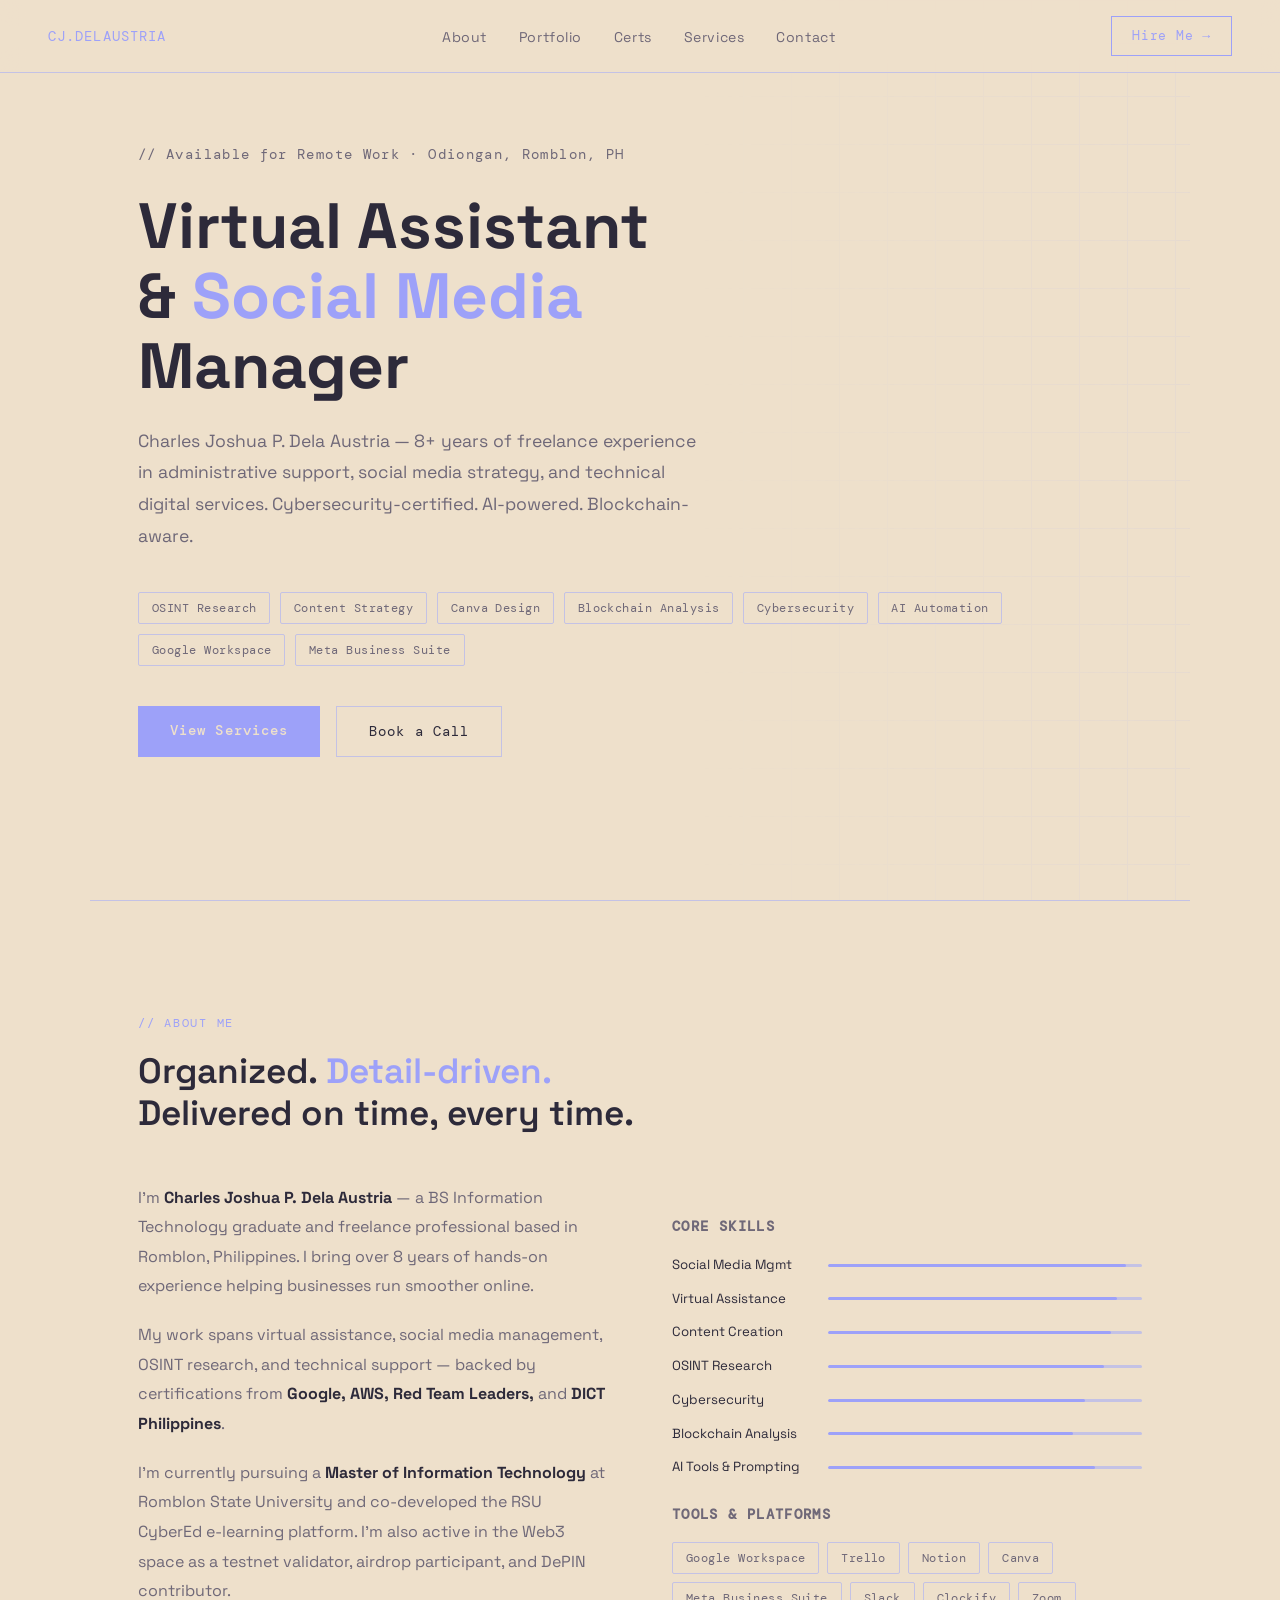
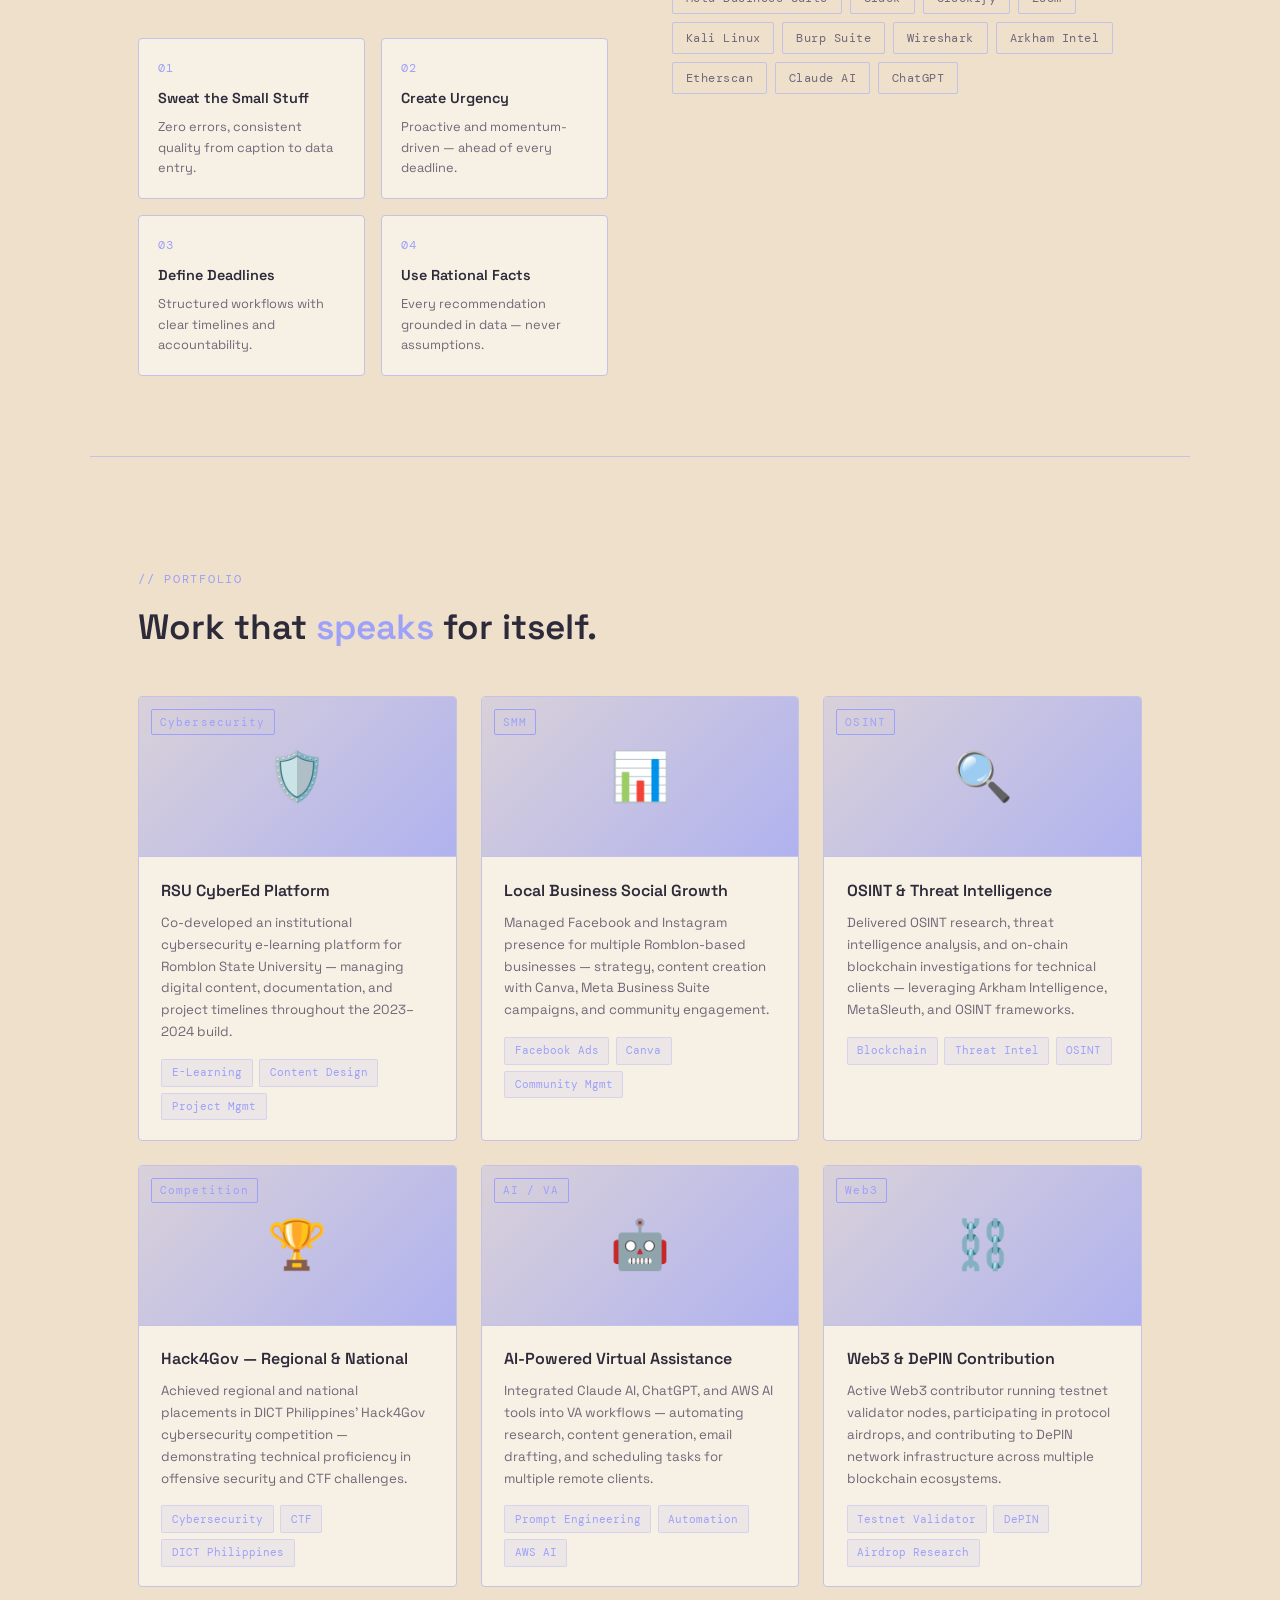
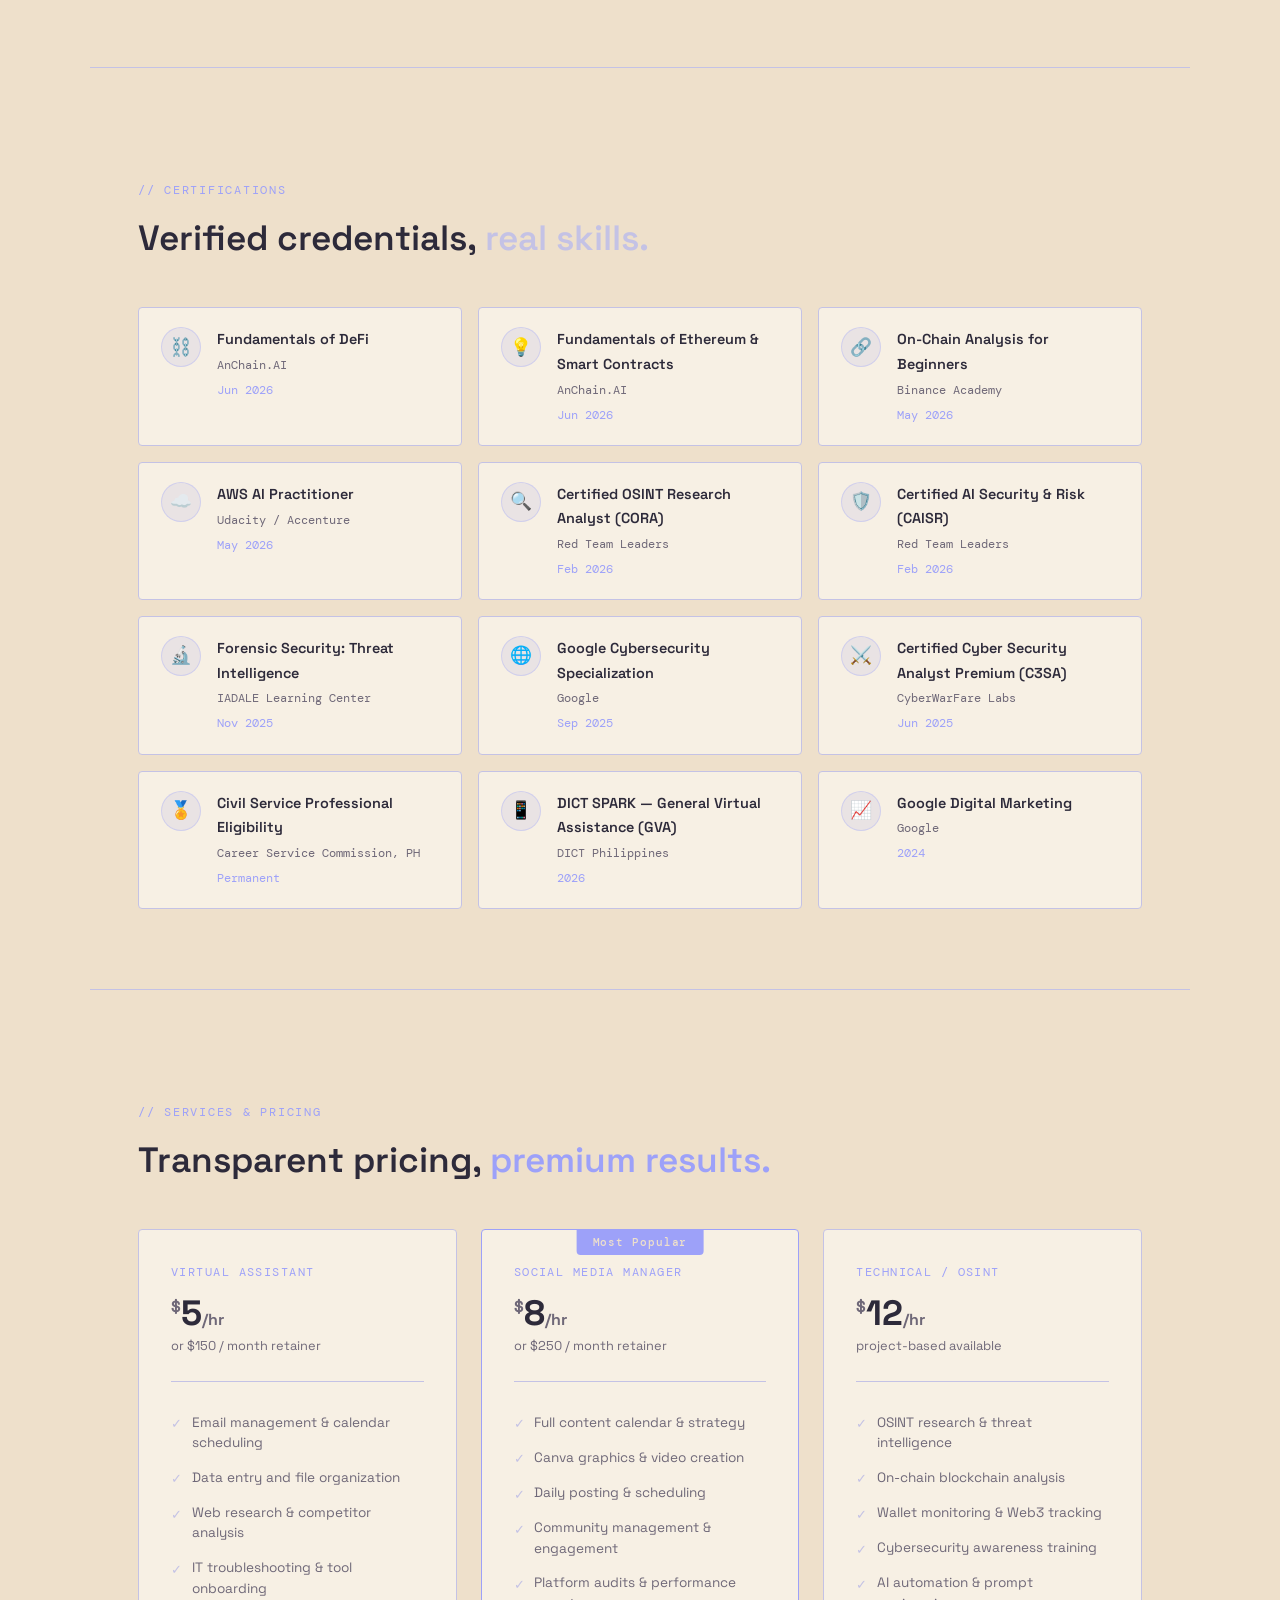
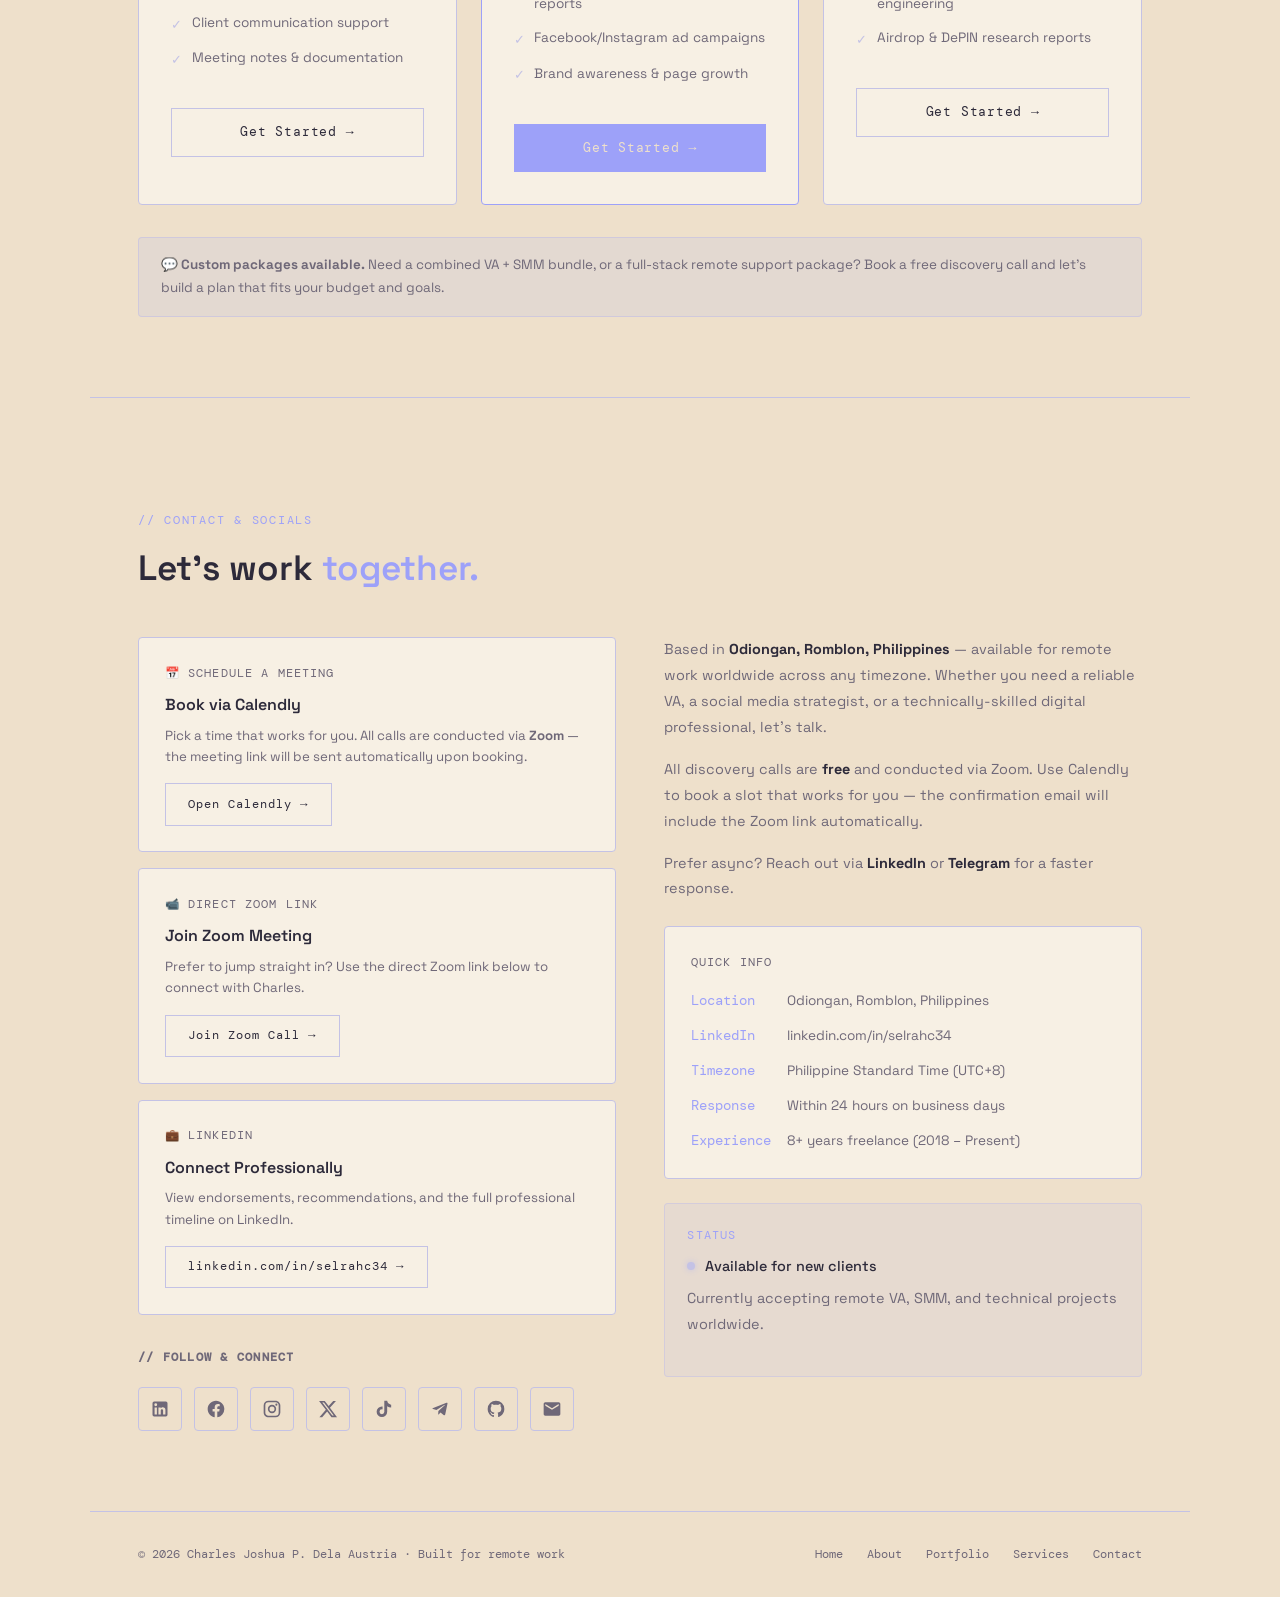
<file: index.html>
<!DOCTYPE html>
<html lang="en">
<head>
  <meta charset="UTF-8" />
  <meta name="viewport" content="width=device-width, initial-scale=1.0" />
  <title>Charles Joshua P. Dela Austria | VA & SMM Specialist</title>
  <link rel="preconnect" href="https://fonts.googleapis.com" />
  <link rel="preconnect" href="https://fonts.gstatic.com" crossorigin />
  <link href="https://fonts.googleapis.com/css2?family=Space+Grotesk:wght@300;400;500;600;700&family=DM+Mono:wght@400;500&display=swap" rel="stylesheet" />
  <link rel="stylesheet" href="assets/css/styles.css" />
</head>
<body>
<nav>
  <a class="nav-logo" href="#home">CJ.DELAUSTRIA</a>
  <ul class="nav-links">
    <li><a href="#about">About</a></li>
    <li><a href="#portfolio">Portfolio</a></li>
    <li><a href="#certificates">Certs</a></li>
    <li><a href="#services">Services</a></li>
    <li><a href="#contact">Contact</a></li>
  </ul>
  <a class="nav-cta" href="#contact">Hire Me →</a>
</nav>
<!-- Section source: sections/home/section.html -->
<section id="home">
  <div class="hero-grid-bg" aria-hidden="true"></div>
  <div>
    <p class="hero-eyebrow">// Available for Remote Work · Odiongan, Romblon, PH</p>
    <h1 class="hero-title">
      Virtual Assistant<br />
      &amp; <span class="accent">Social Media</span><br />
      Manager
    </h1>
    <p class="hero-sub">
      Charles Joshua P. Dela Austria — 8+ years of freelance experience in administrative support, social media strategy, and technical digital services. Cybersecurity-certified. AI-powered. Blockchain-aware.
    </p>
    <div class="hero-tags">
      <span class="tag">OSINT Research</span>
      <span class="tag">Content Strategy</span>
      <span class="tag">Canva Design</span>
      <span class="tag">Blockchain Analysis</span>
      <span class="tag">Cybersecurity</span>
      <span class="tag">AI Automation</span>
      <span class="tag">Google Workspace</span>
      <span class="tag">Meta Business Suite</span>
    </div>
    <div class="hero-actions">
      <a class="btn-primary" href="#services">View Services</a>
      <a class="btn-outline" href="#contact">Book a Call</a>
    </div>
  </div>
</section>
<hr class="section-divider" />
<!-- Section source: sections/about/section.html -->
<section id="about">
  <p class="section-label">// About Me</p>
  <h2>Organized. <span class="accent">Detail-driven.</span><br />Delivered on time, every time.</h2>

  <div class="about-grid">
    <div class="about-text">
      <p>
        I'm <strong>Charles Joshua P. Dela Austria</strong> — a BS Information Technology graduate and freelance professional based in Romblon, Philippines. I bring over 8 years of hands-on experience helping businesses run smoother online.
      </p>
      <p>
        My work spans virtual assistance, social media management, OSINT research, and technical support — backed by certifications from <strong>Google, AWS, Red Team Leaders,</strong> and <strong>DICT Philippines</strong>.
      </p>
      <p>
        I'm currently pursuing a <strong>Master of Information Technology</strong> at Romblon State University and co-developed the RSU CyberEd e-learning platform. I'm also active in the Web3 space as a testnet validator, airdrop participant, and DePIN contributor.
      </p>

      <div class="pillars">
        <div class="pillar-card">
          <div class="pillar-num">01</div>
          <h4>Sweat the Small Stuff</h4>
          <p>Zero errors, consistent quality from caption to data entry.</p>
        </div>
        <div class="pillar-card">
          <div class="pillar-num">02</div>
          <h4>Create Urgency</h4>
          <p>Proactive and momentum-driven — ahead of every deadline.</p>
        </div>
        <div class="pillar-card">
          <div class="pillar-num">03</div>
          <h4>Define Deadlines</h4>
          <p>Structured workflows with clear timelines and accountability.</p>
        </div>
        <div class="pillar-card">
          <div class="pillar-num">04</div>
          <h4>Use Rational Facts</h4>
          <p>Every recommendation grounded in data — never assumptions.</p>
        </div>
      </div>
    </div>

    <div>
      <div class="skills-block">
        <h3>Core Skills</h3>
        <div class="skill-row">
          <div class="skill-item">
            <span class="skill-name">Social Media Mgmt</span>
            <div class="skill-bar"><div class="skill-fill skill-95"></div></div>
          </div>
          <div class="skill-item">
            <span class="skill-name">Virtual Assistance</span>
            <div class="skill-bar"><div class="skill-fill skill-92"></div></div>
          </div>
          <div class="skill-item">
            <span class="skill-name">Content Creation</span>
            <div class="skill-bar"><div class="skill-fill skill-90"></div></div>
          </div>
          <div class="skill-item">
            <span class="skill-name">OSINT Research</span>
            <div class="skill-bar"><div class="skill-fill skill-88"></div></div>
          </div>
          <div class="skill-item">
            <span class="skill-name">Cybersecurity</span>
            <div class="skill-bar"><div class="skill-fill skill-82"></div></div>
          </div>
          <div class="skill-item">
            <span class="skill-name">Blockchain Analysis</span>
            <div class="skill-bar"><div class="skill-fill skill-78"></div></div>
          </div>
          <div class="skill-item">
            <span class="skill-name">AI Tools & Prompting</span>
            <div class="skill-bar"><div class="skill-fill skill-85"></div></div>
          </div>
        </div>

        <h3 class="tools-title">Tools & Platforms</h3>
        <div class="tools-list">
          <span class="tag">Google Workspace</span><span class="tag">Trello</span><span class="tag">Notion</span>
          <span class="tag">Canva</span><span class="tag">Meta Business Suite</span><span class="tag">Slack</span>
          <span class="tag">Clockify</span><span class="tag">Zoom</span><span class="tag">Kali Linux</span>
          <span class="tag">Burp Suite</span><span class="tag">Wireshark</span><span class="tag">Arkham Intel</span>
          <span class="tag">Etherscan</span><span class="tag">Claude AI</span><span class="tag">ChatGPT</span>
        </div>
      </div>
    </div>
  </div>
</section>
<hr class="section-divider" />
<!-- Section source: sections/portfolio/section.html -->
<section id="portfolio">
  <p class="section-label">// Portfolio</p>
  <h2>Work that <span class="accent">speaks</span> for itself.</h2>

  <div class="portfolio-grid">
    <div class="portfolio-card">
      <div class="portfolio-thumb portfolio-thumb-gradient">
        <span class="portfolio-icon">🛡️</span>
        <span class="portfolio-thumb-label">Cybersecurity</span>
      </div>
      <div class="portfolio-body">
        <h3>RSU CyberEd Platform</h3>
        <p>Co-developed an institutional cybersecurity e-learning platform for Romblon State University — managing digital content, documentation, and project timelines throughout the 2023–2024 build.</p>
        <div class="portfolio-tags">
          <span class="portfolio-tag">E-Learning</span>
          <span class="portfolio-tag">Content Design</span>
          <span class="portfolio-tag">Project Mgmt</span>
        </div>
      </div>
    </div>

    <div class="portfolio-card">
      <div class="portfolio-thumb portfolio-thumb-gradient">
        <span class="portfolio-icon">📊</span>
        <span class="portfolio-thumb-label">SMM</span>
      </div>
      <div class="portfolio-body">
        <h3>Local Business Social Growth</h3>
        <p>Managed Facebook and Instagram presence for multiple Romblon-based businesses — strategy, content creation with Canva, Meta Business Suite campaigns, and community engagement.</p>
        <div class="portfolio-tags">
          <span class="portfolio-tag">Facebook Ads</span>
          <span class="portfolio-tag">Canva</span>
          <span class="portfolio-tag">Community Mgmt</span>
        </div>
      </div>
    </div>

    <div class="portfolio-card">
      <div class="portfolio-thumb portfolio-thumb-gradient">
        <span class="portfolio-icon">🔍</span>
        <span class="portfolio-thumb-label">OSINT</span>
      </div>
      <div class="portfolio-body">
        <h3>OSINT & Threat Intelligence</h3>
        <p>Delivered OSINT research, threat intelligence analysis, and on-chain blockchain investigations for technical clients — leveraging Arkham Intelligence, MetaSleuth, and OSINT frameworks.</p>
        <div class="portfolio-tags">
          <span class="portfolio-tag">Blockchain</span>
          <span class="portfolio-tag">Threat Intel</span>
          <span class="portfolio-tag">OSINT</span>
        </div>
      </div>
    </div>

    <div class="portfolio-card">
      <div class="portfolio-thumb portfolio-thumb-gradient">
        <span class="portfolio-icon">🏆</span>
        <span class="portfolio-thumb-label">Competition</span>
      </div>
      <div class="portfolio-body">
        <h3>Hack4Gov — Regional &amp; National</h3>
        <p>Achieved regional and national placements in DICT Philippines' Hack4Gov cybersecurity competition — demonstrating technical proficiency in offensive security and CTF challenges.</p>
        <div class="portfolio-tags">
          <span class="portfolio-tag">Cybersecurity</span>
          <span class="portfolio-tag">CTF</span>
          <span class="portfolio-tag">DICT Philippines</span>
        </div>
      </div>
    </div>

    <div class="portfolio-card">
      <div class="portfolio-thumb portfolio-thumb-gradient">
        <span class="portfolio-icon">🤖</span>
        <span class="portfolio-thumb-label">AI / VA</span>
      </div>
      <div class="portfolio-body">
        <h3>AI-Powered Virtual Assistance</h3>
        <p>Integrated Claude AI, ChatGPT, and AWS AI tools into VA workflows — automating research, content generation, email drafting, and scheduling tasks for multiple remote clients.</p>
        <div class="portfolio-tags">
          <span class="portfolio-tag">Prompt Engineering</span>
          <span class="portfolio-tag">Automation</span>
          <span class="portfolio-tag">AWS AI</span>
        </div>
      </div>
    </div>

    <div class="portfolio-card">
      <div class="portfolio-thumb portfolio-thumb-gradient">
        <span class="portfolio-icon">⛓️</span>
        <span class="portfolio-thumb-label">Web3</span>
      </div>
      <div class="portfolio-body">
        <h3>Web3 &amp; DePIN Contribution</h3>
        <p>Active Web3 contributor running testnet validator nodes, participating in protocol airdrops, and contributing to DePIN network infrastructure across multiple blockchain ecosystems.</p>
        <div class="portfolio-tags">
          <span class="portfolio-tag">Testnet Validator</span>
          <span class="portfolio-tag">DePIN</span>
          <span class="portfolio-tag">Airdrop Research</span>
        </div>
      </div>
    </div>
  </div>
</section>
<hr class="section-divider" />
<!-- Section source: sections/certificates/section.html -->
<section id="certificates">
  <p class="section-label">// Certifications</p>
  <h2>Verified credentials, <span class="accent-lime">real skills.</span></h2>

  <div class="cert-grid">
    <div class="cert-card">
      <div class="cert-icon">⛓️</div>
      <div class="cert-info">
        <h4>Fundamentals of DeFi</h4>
        <div class="cert-issuer">AnChain.AI</div>
        <div class="cert-date">Jun 2026</div>
      </div>
    </div>
    <div class="cert-card">
      <div class="cert-icon">💡</div>
      <div class="cert-info">
        <h4>Fundamentals of Ethereum &amp; Smart Contracts</h4>
        <div class="cert-issuer">AnChain.AI</div>
        <div class="cert-date">Jun 2026</div>
      </div>
    </div>
    <div class="cert-card">
      <div class="cert-icon">🔗</div>
      <div class="cert-info">
        <h4>On-Chain Analysis for Beginners</h4>
        <div class="cert-issuer">Binance Academy</div>
        <div class="cert-date">May 2026</div>
      </div>
    </div>
    <div class="cert-card">
      <div class="cert-icon">☁️</div>
      <div class="cert-info">
        <h4>AWS AI Practitioner</h4>
        <div class="cert-issuer">Udacity / Accenture</div>
        <div class="cert-date">May 2026</div>
      </div>
    </div>
    <div class="cert-card">
      <div class="cert-icon">🔍</div>
      <div class="cert-info">
        <h4>Certified OSINT Research Analyst (CORA)</h4>
        <div class="cert-issuer">Red Team Leaders</div>
        <div class="cert-date">Feb 2026</div>
      </div>
    </div>
    <div class="cert-card">
      <div class="cert-icon">🛡️</div>
      <div class="cert-info">
        <h4>Certified AI Security &amp; Risk (CAISR)</h4>
        <div class="cert-issuer">Red Team Leaders</div>
        <div class="cert-date">Feb 2026</div>
      </div>
    </div>
    <div class="cert-card">
      <div class="cert-icon">🔬</div>
      <div class="cert-info">
        <h4>Forensic Security: Threat Intelligence</h4>
        <div class="cert-issuer">IADALE Learning Center</div>
        <div class="cert-date">Nov 2025</div>
      </div>
    </div>
    <div class="cert-card">
      <div class="cert-icon">🌐</div>
      <div class="cert-info">
        <h4>Google Cybersecurity Specialization</h4>
        <div class="cert-issuer">Google</div>
        <div class="cert-date">Sep 2025</div>
      </div>
    </div>
    <div class="cert-card">
      <div class="cert-icon">⚔️</div>
      <div class="cert-info">
        <h4>Certified Cyber Security Analyst Premium (C3SA)</h4>
        <div class="cert-issuer">CyberWarFare Labs</div>
        <div class="cert-date">Jun 2025</div>
      </div>
    </div>
    <div class="cert-card">
      <div class="cert-icon">🏅</div>
      <div class="cert-info">
        <h4>Civil Service Professional Eligibility</h4>
        <div class="cert-issuer">Career Service Commission, PH</div>
        <div class="cert-date">Permanent</div>
      </div>
    </div>
    <div class="cert-card">
      <div class="cert-icon">📱</div>
      <div class="cert-info">
        <h4>DICT SPARK — General Virtual Assistance (GVA)</h4>
        <div class="cert-issuer">DICT Philippines</div>
        <div class="cert-date">2026</div>
      </div>
    </div>
    <div class="cert-card">
      <div class="cert-icon">📈</div>
      <div class="cert-info">
        <h4>Google Digital Marketing</h4>
        <div class="cert-issuer">Google</div>
        <div class="cert-date">2024</div>
      </div>
    </div>
  </div>
</section>
<hr class="section-divider" />
<!-- Section source: sections/services/section.html -->
<section id="services">
  <p class="section-label">// Services &amp; Pricing</p>
  <h2>Transparent pricing, <span class="accent">premium results.</span></h2>

  <div class="pricing-grid">
    <div class="pricing-card">
      <div class="pricing-tier">Virtual Assistant</div>
      <div class="pricing-price"><sup>$</sup>5<span class="pricing-unit">/hr</span></div>
      <div class="pricing-period">or $150 / month retainer</div>
      <hr class="pricing-divider" />
      <ul class="pricing-features">
        <li>Email management &amp; calendar scheduling</li>
        <li>Data entry and file organization</li>
        <li>Web research &amp; competitor analysis</li>
        <li>IT troubleshooting &amp; tool onboarding</li>
        <li>Client communication support</li>
        <li>Meeting notes &amp; documentation</li>
      </ul>
      <a class="pricing-cta" href="#contact">Get Started →</a>
    </div>

    <div class="pricing-card featured">
      <div class="pricing-tier">Social Media Manager</div>
      <div class="pricing-price"><sup>$</sup>8<span class="pricing-unit">/hr</span></div>
      <div class="pricing-period">or $250 / month retainer</div>
      <hr class="pricing-divider" />
      <ul class="pricing-features">
        <li>Full content calendar &amp; strategy</li>
        <li>Canva graphics &amp; video creation</li>
        <li>Daily posting &amp; scheduling</li>
        <li>Community management &amp; engagement</li>
        <li>Platform audits &amp; performance reports</li>
        <li>Facebook/Instagram ad campaigns</li>
        <li>Brand awareness &amp; page growth</li>
      </ul>
      <a class="pricing-cta" href="#contact">Get Started →</a>
    </div>

    <div class="pricing-card">
      <div class="pricing-tier">Technical / OSINT</div>
      <div class="pricing-price"><sup>$</sup>12<span class="pricing-unit">/hr</span></div>
      <div class="pricing-period">project-based available</div>
      <hr class="pricing-divider" />
      <ul class="pricing-features">
        <li>OSINT research &amp; threat intelligence</li>
        <li>On-chain blockchain analysis</li>
        <li>Wallet monitoring &amp; Web3 tracking</li>
        <li>Cybersecurity awareness training</li>
        <li>AI automation &amp; prompt engineering</li>
        <li>Airdrop &amp; DePIN research reports</li>
      </ul>
      <a class="pricing-cta" href="#contact">Get Started →</a>
    </div>
  </div>

  <div class="note-box">
    💬 <strong>Custom packages available.</strong> Need a combined VA + SMM bundle, or a full-stack remote support package? Book a free discovery call and let's build a plan that fits your budget and goals.
  </div>
</section>
<hr class="section-divider" />
<!-- Section source: sections/contact/section.html -->
<section id="contact">
  <p class="section-label">// Contact &amp; Socials</p>
  <h2>Let's work <span class="accent">together.</span></h2>

  <div class="contact-grid">
    <div>
      <div class="contact-card">
        <div class="contact-card-label">📅 Schedule a Meeting</div>
        <h3>Book via Calendly</h3>
        <p>Pick a time that works for you. All calls are conducted via <strong>Zoom</strong> — the meeting link will be sent automatically upon booking.</p>
        <a class="btn-outline" href="https://calendly.com/charlesjoshua-delaustria" target="_blank" rel="noopener">Open Calendly →</a>
      </div>

      <div class="contact-card">
        <div class="contact-card-label">📹 Direct Zoom Link</div>
        <h3>Join Zoom Meeting</h3>
        <p>Prefer to jump straight in? Use the direct Zoom link below to connect with Charles.</p>
        <a class="btn-outline" href="https://zoom.us/j/charlesjoshuadelaustria" target="_blank" rel="noopener">Join Zoom Call →</a>
      </div>

      <div class="contact-card">
        <div class="contact-card-label">💼 LinkedIn</div>
        <h3>Connect Professionally</h3>
        <p>View endorsements, recommendations, and the full professional timeline on LinkedIn.</p>
        <a class="btn-outline" href="https://linkedin.com/in/selrahc34" target="_blank" rel="noopener">linkedin.com/in/selrahc34 →</a>
      </div>

      <!-- SLIDE 8: Social Media Icons -->
      <div class="social-section">
        <h3>// Follow &amp; Connect</h3>
        <div class="social-icons">
          <a class="social-icon" href="https://linkedin.com/in/selrahc34" target="_blank" rel="noopener" title="LinkedIn" aria-label="LinkedIn">
            <svg width="20" height="20" viewBox="0 0 24 24" fill="currentColor"><path d="M19 3a2 2 0 0 1 2 2v14a2 2 0 0 1-2 2H5a2 2 0 0 1-2-2V5a2 2 0 0 1 2-2h14m-.5 15.5v-5.3a3.26 3.26 0 0 0-3.26-3.26c-.85 0-1.84.52-2.32 1.3v-1.11h-2.79v8.37h2.79v-4.93c0-.77.62-1.4 1.39-1.4a1.4 1.4 0 0 1 1.4 1.4v4.93h2.79M6.88 8.56a1.68 1.68 0 0 0 1.68-1.68c0-.93-.75-1.69-1.68-1.69a1.69 1.69 0 0 0-1.69 1.69c0 .93.76 1.68 1.69 1.68m1.39 9.94v-8.37H5.5v8.37h2.77z"/></svg>
          </a>
          <a class="social-icon" href="https://facebook.com/techycharles34" target="_blank" rel="noopener" title="Facebook" aria-label="Facebook">
            <svg width="20" height="20" viewBox="0 0 24 24" fill="currentColor"><path d="M12 2.04C6.5 2.04 2 6.53 2 12.06C2 17.06 5.66 21.21 10.44 21.96V14.96H7.9V12.06H10.44V9.85C10.44 7.34 11.93 5.96 14.22 5.96C15.31 5.96 16.45 6.15 16.45 6.15V8.62H15.19C13.95 8.62 13.56 9.39 13.56 10.18V12.06H16.34L15.89 14.96H13.56V21.96A10 10 0 0 0 22 12.06C22 6.53 17.5 2.04 12 2.04Z"/></svg>
          </a>
          <a class="social-icon" href="https://instagram.com/techycharles34" target="_blank" rel="noopener" title="Instagram" aria-label="Instagram">
            <svg width="20" height="20" viewBox="0 0 24 24" fill="currentColor"><path d="M7.8 2h8.4C19.4 2 22 4.6 22 7.8v8.4a5.8 5.8 0 0 1-5.8 5.8H7.8C4.6 22 2 19.4 2 16.2V7.8A5.8 5.8 0 0 1 7.8 2m-.2 2A3.6 3.6 0 0 0 4 7.6v8.8C4 18.39 5.61 20 7.6 20h8.8a3.6 3.6 0 0 0 3.6-3.6V7.6C20 5.61 18.39 4 16.4 4H7.6m9.65 1.5a1.25 1.25 0 0 1 1.25 1.25A1.25 1.25 0 0 1 17.25 8A1.25 1.25 0 0 1 16 6.75a1.25 1.25 0 0 1 1.25-1.25M12 7a5 5 0 0 1 5 5a5 5 0 0 1-5 5a5 5 0 0 1-5-5a5 5 0 0 1 5-5m0 2a3 3 0 0 0-3 3a3 3 0 0 0 3 3a3 3 0 0 0 3-3a3 3 0 0 0-3-3z"/></svg>
          </a>
          <a class="social-icon" href="https://twitter.com/selrahc_34" target="_blank" rel="noopener" title="Twitter / X" aria-label="Twitter X">
            <svg width="20" height="20" viewBox="0 0 24 24" fill="currentColor"><path d="M18.244 2.25h3.308l-7.227 8.26 8.502 11.24H16.17l-5.214-6.817L4.99 21.75H1.68l7.73-8.835L1.254 2.25H8.08l4.713 6.231zm-1.161 17.52h1.833L7.084 4.126H5.117z"/></svg>
          </a>
          <a class="social-icon" href="https://tiktok.com/@selrahc34" target="_blank" rel="noopener" title="TikTok" aria-label="TikTok">
            <svg width="20" height="20" viewBox="0 0 24 24" fill="currentColor"><path d="M19.59 6.69a4.83 4.83 0 0 1-3.77-4.25V2h-3.45v13.67a2.89 2.89 0 0 1-2.88 2.5a2.89 2.89 0 0 1-2.89-2.89a2.89 2.89 0 0 1 2.89-2.89c.28 0 .54.04.79.1V9.01a6.33 6.33 0 0 0-.79-.05a6.34 6.34 0 0 0-6.34 6.34a6.34 6.34 0 0 0 6.34 6.34a6.34 6.34 0 0 0 6.33-6.34V8.78a8.18 8.18 0 0 0 4.78 1.52V6.85a4.85 4.85 0 0 1-1.01-.16z"/></svg>
          </a>
          <a class="social-icon" href="https://t.me/selrahc34" target="_blank" rel="noopener" title="Telegram" aria-label="Telegram">
            <svg width="20" height="20" viewBox="0 0 24 24" fill="currentColor"><path d="M9.78 18.65l.28-4.23l7.68-6.92c.34-.31-.07-.46-.52-.19L7.74 13.3L3.64 12c-.88-.25-.89-.86.2-1.3l15.97-6.16c.73-.33 1.43.18 1.15 1.3l-2.72 12.81c-.19.91-.74 1.13-1.5.71L12.6 16.3l-1.99 1.93c-.23.23-.42.42-.83.42z"/></svg>
          </a>
          <a class="social-icon" href="https://github.com/selrahc34" target="_blank" rel="noopener" title="GitHub" aria-label="GitHub">
            <svg width="20" height="20" viewBox="0 0 24 24" fill="currentColor"><path d="M12 2A10 10 0 0 0 2 12c0 4.42 2.87 8.17 6.84 9.5c.5.08.66-.23.66-.5v-1.69c-2.77.6-3.36-1.34-3.36-1.34c-.46-1.16-1.11-1.47-1.11-1.47c-.91-.62.07-.6.07-.6c1 .07 1.53 1.03 1.53 1.03c.87 1.52 2.34 1.07 2.91.83c.09-.65.35-1.09.63-1.34c-2.22-.25-4.55-1.11-4.55-4.92c0-1.11.38-2 1.03-2.71c-.1-.25-.45-1.29.1-2.64c0 0 .84-.27 2.75 1.02c.79-.22 1.65-.33 2.5-.33c.85 0 1.71.11 2.5.33c1.91-1.29 2.75-1.02 2.75-1.02c.55 1.35.2 2.39.1 2.64c.65.71 1.03 1.6 1.03 2.71c0 3.82-2.34 4.66-4.57 4.91c.36.31.69.92.69 1.85V21c0 .27.16.59.67.5C19.14 20.16 22 16.42 22 12A10 10 0 0 0 12 2z"/></svg>
          </a>
          <a class="social-icon" href="mailto:charlesjoshua.delaustria@gmail.com" title="Email" aria-label="Email">
            <svg width="20" height="20" viewBox="0 0 24 24" fill="currentColor"><path d="M20 4H4c-1.1 0-2 .9-2 2v12c0 1.1.9 2 2 2h16c1.1 0 2-.9 2-2V6c0-1.1-.9-2-2-2zm0 4l-8 5l-8-5V6l8 5l8-5v2z"/></svg>
          </a>
        </div>
      </div>
    </div>

    <div class="contact-right">
      <p>
        Based in <strong>Odiongan, Romblon, Philippines</strong> — available for remote work worldwide across any timezone. Whether you need a reliable VA, a social media strategist, or a technically-skilled digital professional, let's talk.
      </p>
      <p>
        All discovery calls are <strong>free</strong> and conducted via Zoom. Use Calendly to book a slot that works for you — the confirmation email will include the Zoom link automatically.
      </p>
      <p>
        Prefer async? Reach out via <strong>LinkedIn</strong> or <strong>Telegram</strong> for a faster response.
      </p>

      <div class="quick-info">
        <div class="quick-info-label">Quick Info</div>
        <div class="quick-info-list">
          <div class="quick-info-row">
            <span class="quick-info-key">Location</span>
            <span class="quick-info-value">Odiongan, Romblon, Philippines</span>
          </div>
          <div class="quick-info-row">
            <span class="quick-info-key">LinkedIn</span>
            <a class="quick-info-link" href="https://linkedin.com/in/selrahc34" target="_blank">linkedin.com/in/selrahc34</a>
          </div>
          <div class="quick-info-row">
            <span class="quick-info-key">Timezone</span>
            <span class="quick-info-value">Philippine Standard Time (UTC+8)</span>
          </div>
          <div class="quick-info-row">
            <span class="quick-info-key">Response</span>
            <span class="quick-info-value">Within 24 hours on business days</span>
          </div>
          <div class="quick-info-row">
            <span class="quick-info-key">Experience</span>
            <span class="quick-info-value">8+ years freelance (2018 – Present)</span>
          </div>
        </div>
      </div>

      <div class="status-box">
        <div class="status-label">Status</div>
        <div class="status-row">
          <span class="status-dot"></span>
          <span class="status-text">Available for new clients</span>
        </div>
        <p class="status-note">Currently accepting remote VA, SMM, and technical projects worldwide.</p>
      </div>
    </div>
  </div>
</section>
<footer>
  <p>© 2026 Charles Joshua P. Dela Austria · Built for remote work</p>
  <div class="footer-links">
    <a href="#home">Home</a>
    <a href="#about">About</a>
    <a href="#portfolio">Portfolio</a>
    <a href="#services">Services</a>
    <a href="#contact">Contact</a>
  </div>
</footer>
</body>
</html>
</file>
<file: assets/css/styles.css>
*, *::before, *::after { box-sizing: border-box; margin: 0; padding: 0; }

  :root {
    --navy: #EEE0CB;
    --navy-mid: #D9D1D9;
    --cyan: #9DA1F9;
    --cyan-dim: #B0B2EF;
    --lime: #C4C2E5;
    --lime-dim: #9DA1F9;
    --white: #2D2A3A;
    --gray-muted: #6F6878;
    --gray-border: #C4C2E5;
    --card-bg: #F7F0E4;
    --font-main: 'Space Grotesk', sans-serif;
    --font-mono: 'DM Mono', monospace;
  }

  html { scroll-behavior: smooth; }

  body {
    font-family: var(--font-main);
    background: var(--navy);
    color: var(--white);
    line-height: 1.7;
    overflow-x: hidden;
  }

  /* NAV */
  nav {
    position: fixed;
    top: 0; left: 0; right: 0;
    z-index: 100;
    padding: 1rem 3rem;
    display: flex;
    justify-content: space-between;
    align-items: center;
    background: rgba(238, 224, 203, 0.94);
    backdrop-filter: blur(12px);
    border-bottom: 1px solid var(--gray-border);
  }

  .nav-logo {
    font-family: var(--font-mono);
    font-size: 0.85rem;
    color: var(--cyan);
    letter-spacing: 0.08em;
    text-decoration: none;
  }

  .nav-links {
    display: flex;
    gap: 2rem;
    list-style: none;
  }

  .nav-links a {
    text-decoration: none;
    font-size: 0.88rem;
    color: var(--gray-muted);
    letter-spacing: 0.04em;
    transition: color 0.2s;
  }

  .nav-links a:hover { color: var(--cyan); }

  .nav-cta {
    font-family: var(--font-mono);
    font-size: 0.82rem;
    padding: 0.5rem 1.25rem;
    border: 1px solid var(--cyan);
    color: var(--cyan);
    text-decoration: none;
    letter-spacing: 0.06em;
    transition: background 0.2s, color 0.2s;
  }

  .nav-cta:hover {
    background: var(--cyan);
    color: var(--navy);
  }

  /* SECTIONS */
  section {
    padding: 7rem 3rem 5rem;
    max-width: 1100px;
    margin: 0 auto;
  }

  .section-label {
    font-family: var(--font-mono);
    font-size: 0.78rem;
    color: var(--cyan);
    letter-spacing: 0.14em;
    text-transform: uppercase;
    margin-bottom: 1rem;
  }

  h1 { font-size: clamp(2.4rem, 5vw, 4rem); font-weight: 700; line-height: 1.1; }
  h2 { font-size: clamp(1.6rem, 3vw, 2.2rem); font-weight: 600; line-height: 1.2; }
  h3 { font-size: 1.1rem; font-weight: 600; }

  .accent { color: var(--cyan); }
  .accent-lime { color: var(--lime); }

  hr.section-divider {
    border: none;
    border-top: 1px solid var(--gray-border);
    max-width: 1100px;
    margin: 0 auto;
  }

  /* ===== HERO ===== */
  #home {
    min-height: 100vh;
    display: flex;
    flex-direction: column;
    justify-content: center;
    padding-top: 5rem;
    position: relative;
  }

  .hero-eyebrow {
    font-family: var(--font-mono);
    font-size: 0.85rem;
    color: var(--gray-muted);
    letter-spacing: 0.1em;
    margin-bottom: 1.5rem;
  }

  .hero-title {
    margin-bottom: 1.5rem;
  }

  .hero-sub {
    font-size: 1.1rem;
    color: var(--gray-muted);
    max-width: 560px;
    margin-bottom: 2.5rem;
    line-height: 1.8;
  }

  .hero-tags {
    display: flex;
    flex-wrap: wrap;
    gap: 0.6rem;
    margin-bottom: 2.5rem;
  }

  .tag {
    font-family: var(--font-mono);
    font-size: 0.75rem;
    padding: 0.3rem 0.8rem;
    border: 1px solid var(--gray-border);
    color: var(--gray-muted);
    letter-spacing: 0.04em;
    border-radius: 2px;
  }

  .hero-actions {
    display: flex;
    gap: 1rem;
    flex-wrap: wrap;
  }

  .btn-primary {
    display: inline-block;
    padding: 0.8rem 2rem;
    background: var(--cyan);
    color: var(--navy);
    font-family: var(--font-mono);
    font-size: 0.85rem;
    font-weight: 500;
    letter-spacing: 0.08em;
    text-decoration: none;
    transition: background 0.2s;
  }

  .btn-primary:hover { background: var(--cyan-dim); }

  .btn-outline {
    display: inline-block;
    padding: 0.8rem 2rem;
    border: 1px solid var(--gray-border);
    color: var(--white);
    font-family: var(--font-mono);
    font-size: 0.85rem;
    letter-spacing: 0.08em;
    text-decoration: none;
    transition: border-color 0.2s, color 0.2s;
  }

  .btn-outline:hover {
    border-color: var(--cyan);
    color: var(--cyan);
  }

  .hero-grid-bg {
    position: absolute;
    right: 0; top: 0;
    width: 45%;
    height: 100%;
    background-image: linear-gradient(var(--gray-border) 1px, transparent 1px),
                      linear-gradient(90deg, var(--gray-border) 1px, transparent 1px);
    background-size: 48px 48px;
    opacity: 0.35;
    pointer-events: none;
    mask-image: linear-gradient(to left, rgba(157, 161, 249, 0.5), transparent);
  }

  /* ===== ABOUT ===== */
  .about-grid {
    display: grid;
    grid-template-columns: 1fr 1fr;
    gap: 4rem;
    align-items: start;
    margin-top: 3rem;
  }

  .about-text p {
    color: var(--gray-muted);
    margin-bottom: 1.2rem;
    line-height: 1.85;
  }

  .about-text strong { color: var(--white); }

  .pillars {
    display: grid;
    grid-template-columns: 1fr 1fr;
    gap: 1rem;
    margin-top: 2rem;
  }

  .pillar-card {
    background: var(--card-bg);
    border: 1px solid var(--gray-border);
    padding: 1.2rem;
    border-radius: 4px;
  }

  .pillar-num {
    font-family: var(--font-mono);
    font-size: 0.75rem;
    color: var(--cyan);
    letter-spacing: 0.1em;
    margin-bottom: 0.5rem;
  }

  .pillar-card h4 {
    font-size: 0.9rem;
    font-weight: 600;
    margin-bottom: 0.4rem;
  }

  .pillar-card p {
    font-size: 0.8rem;
    color: var(--gray-muted);
    line-height: 1.6;
    margin: 0;
  }

  .skills-block { margin-top: 2rem; }

  .skills-block h3 {
    font-size: 0.85rem;
    font-family: var(--font-mono);
    color: var(--gray-muted);
    letter-spacing: 0.1em;
    text-transform: uppercase;
    margin-bottom: 1rem;
  }

  .skill-row {
    display: flex;
    flex-direction: column;
    gap: 0.7rem;
    margin-bottom: 1.5rem;
  }

  .skill-item {
    display: flex;
    align-items: center;
    gap: 1rem;
  }

  .skill-name {
    font-size: 0.83rem;
    color: var(--white);
    min-width: 140px;
  }

  .skill-bar {
    flex: 1;
    height: 3px;
    background: var(--gray-border);
    border-radius: 2px;
    overflow: hidden;
  }

  .skill-fill {
    height: 100%;
    background: var(--cyan);
    border-radius: 2px;
  }

  /* ===== PORTFOLIO ===== */
  .portfolio-grid {
    display: grid;
    grid-template-columns: repeat(auto-fit, minmax(300px, 1fr));
    gap: 1.5rem;
    margin-top: 3rem;
  }

  .portfolio-card {
    background: var(--card-bg);
    border: 1px solid var(--gray-border);
    border-radius: 4px;
    overflow: hidden;
    transition: border-color 0.25s, transform 0.25s;
  }

  .portfolio-card:hover {
    border-color: var(--cyan);
    transform: translateY(-4px);
  }

  .portfolio-thumb {
    height: 160px;
    display: flex;
    align-items: center;
    justify-content: center;
    font-size: 2.5rem;
    background: var(--navy-mid);
    border-bottom: 1px solid var(--gray-border);
    position: relative;
    overflow: hidden;
  }

  .portfolio-thumb-label {
    position: absolute;
    top: 0.75rem; left: 0.75rem;
    font-family: var(--font-mono);
    font-size: 0.7rem;
    color: var(--cyan);
    letter-spacing: 0.1em;
    border: 1px solid var(--cyan);
    padding: 0.15rem 0.5rem;
    border-radius: 2px;
  }

  .portfolio-body {
    padding: 1.2rem 1.4rem;
  }

  .portfolio-body h3 {
    font-size: 1rem;
    margin-bottom: 0.5rem;
  }

  .portfolio-body p {
    font-size: 0.83rem;
    color: var(--gray-muted);
    line-height: 1.65;
    margin-bottom: 1rem;
  }

  .portfolio-tags {
    display: flex;
    flex-wrap: wrap;
    gap: 0.4rem;
  }

  .portfolio-tag {
    font-family: var(--font-mono);
    font-size: 0.7rem;
    padding: 0.2rem 0.6rem;
    background: rgba(157, 161, 249, 0.12);
    color: var(--cyan);
    border: 1px solid rgba(157, 161, 249, 0.28);
    border-radius: 2px;
  }

  /* ===== CERTIFICATES ===== */
  .cert-grid {
    display: grid;
    grid-template-columns: repeat(auto-fill, minmax(320px, 1fr));
    gap: 1rem;
    margin-top: 3rem;
  }

  .cert-card {
    background: var(--card-bg);
    border: 1px solid var(--gray-border);
    border-radius: 4px;
    padding: 1.2rem 1.4rem;
    display: flex;
    align-items: flex-start;
    gap: 1rem;
    transition: border-color 0.2s;
  }

  .cert-card:hover { border-color: var(--lime); }

  .cert-icon {
    width: 40px;
    height: 40px;
    border-radius: 50%;
    background: rgba(196, 194, 229, 0.28);
    border: 1px solid rgba(157, 161, 249, 0.32);
    display: flex;
    align-items: center;
    justify-content: center;
    font-size: 1.1rem;
    flex-shrink: 0;
  }

  .cert-info h4 {
    font-size: 0.9rem;
    font-weight: 600;
    color: var(--white);
    margin-bottom: 0.2rem;
  }

  .cert-issuer {
    font-size: 0.78rem;
    color: var(--gray-muted);
    font-family: var(--font-mono);
  }

  .cert-date {
    font-size: 0.73rem;
    color: var(--lime-dim);
    font-family: var(--font-mono);
    margin-top: 0.3rem;
  }

  /* ===== PRICING ===== */
  .pricing-grid {
    display: grid;
    grid-template-columns: repeat(auto-fit, minmax(280px, 1fr));
    gap: 1.5rem;
    margin-top: 3rem;
  }

  .pricing-card {
    background: var(--card-bg);
    border: 1px solid var(--gray-border);
    border-radius: 4px;
    padding: 2rem;
    position: relative;
  }

  .pricing-card.featured {
    border-color: var(--cyan);
  }

  .pricing-card.featured::before {
    content: 'Most Popular';
    position: absolute;
    top: -1px; left: 50%;
    transform: translateX(-50%);
    background: var(--cyan);
    color: var(--navy);
    font-family: var(--font-mono);
    font-size: 0.7rem;
    font-weight: 500;
    letter-spacing: 0.08em;
    padding: 0.2rem 1rem;
    border-radius: 0 0 4px 4px;
  }

  .pricing-tier {
    font-family: var(--font-mono);
    font-size: 0.75rem;
    color: var(--cyan);
    letter-spacing: 0.12em;
    text-transform: uppercase;
    margin-bottom: 0.75rem;
  }

  .pricing-price {
    font-size: 2.2rem;
    font-weight: 700;
    color: var(--white);
    line-height: 1;
    margin-bottom: 0.3rem;
  }

  .pricing-price sup {
    font-size: 1rem;
    vertical-align: super;
    color: var(--gray-muted);
  }

  .pricing-period {
    font-size: 0.8rem;
    color: var(--gray-muted);
    margin-bottom: 1.5rem;
  }

  .pricing-divider {
    border: none;
    border-top: 1px solid var(--gray-border);
    margin-bottom: 1.5rem;
  }

  .pricing-features {
    list-style: none;
    margin-bottom: 2rem;
  }

  .pricing-features li {
    font-size: 0.85rem;
    color: var(--gray-muted);
    padding: 0.45rem 0;
    display: flex;
    align-items: flex-start;
    gap: 0.6rem;
    line-height: 1.5;
  }

  .pricing-features li::before {
    content: '✓';
    color: var(--lime);
    font-size: 0.8rem;
    flex-shrink: 0;
    margin-top: 0.1rem;
  }

  .pricing-cta {
    display: block;
    text-align: center;
    padding: 0.75rem;
    font-family: var(--font-mono);
    font-size: 0.82rem;
    letter-spacing: 0.06em;
    text-decoration: none;
    border: 1px solid var(--gray-border);
    color: var(--white);
    transition: all 0.2s;
  }

  .pricing-cta:hover {
    border-color: var(--cyan);
    color: var(--cyan);
  }

  .pricing-card.featured .pricing-cta {
    background: var(--cyan);
    border-color: var(--cyan);
    color: var(--navy);
  }

  .pricing-card.featured .pricing-cta:hover {
    background: var(--cyan-dim);
  }

  .note-box {
    background: rgba(176, 178, 239, 0.16);
    border: 1px solid rgba(157, 161, 249, 0.28);
    border-radius: 4px;
    padding: 1rem 1.4rem;
    margin-top: 2rem;
    font-size: 0.84rem;
    color: var(--gray-muted);
    line-height: 1.7;
  }

  /* ===== CONTACT ===== */
  .contact-grid {
    display: grid;
    grid-template-columns: 1fr 1fr;
    gap: 3rem;
    margin-top: 3rem;
    align-items: start;
  }

  .contact-card {
    background: var(--card-bg);
    border: 1px solid var(--gray-border);
    border-radius: 4px;
    padding: 1.6rem;
    margin-bottom: 1rem;
    transition: border-color 0.2s;
  }

  .contact-card:hover { border-color: var(--cyan); }

  .contact-card-label {
    font-family: var(--font-mono);
    font-size: 0.72rem;
    color: var(--gray-muted);
    letter-spacing: 0.1em;
    text-transform: uppercase;
    margin-bottom: 0.5rem;
  }

  .contact-card h3 {
    font-size: 1rem;
    margin-bottom: 0.4rem;
  }

  .contact-card p {
    font-size: 0.83rem;
    color: var(--gray-muted);
    margin-bottom: 1rem;
    line-height: 1.6;
  }

  .contact-card a.btn-outline {
    font-size: 0.78rem;
    padding: 0.6rem 1.4rem;
    display: inline-block;
  }

  .social-section { margin-top: 2rem; }

  .social-section h3 {
    font-family: var(--font-mono);
    font-size: 0.78rem;
    color: var(--gray-muted);
    letter-spacing: 0.1em;
    text-transform: uppercase;
    margin-bottom: 1.2rem;
  }

  .social-icons {
    display: flex;
    flex-wrap: wrap;
    gap: 0.75rem;
  }

  .social-icon {
    width: 44px;
    height: 44px;
    border: 1px solid var(--gray-border);
    border-radius: 4px;
    display: flex;
    align-items: center;
    justify-content: center;
    text-decoration: none;
    color: var(--gray-muted);
    font-size: 1.1rem;
    transition: border-color 0.2s, color 0.2s, background 0.2s;
  }

  .social-icon:hover {
    border-color: var(--cyan);
    color: var(--cyan);
    background: rgba(157, 161, 249, 0.12);
  }

  .contact-right p {
    color: var(--gray-muted);
    font-size: 0.9rem;
    line-height: 1.8;
    margin-bottom: 1rem;
  }

  .contact-right strong { color: var(--white); }

  /* ===== FOOTER ===== */
  footer {
    border-top: 1px solid var(--gray-border);
    padding: 2rem 3rem;
    max-width: 1100px;
    margin: 0 auto;
    display: flex;
    justify-content: space-between;
    align-items: center;
    flex-wrap: wrap;
    gap: 1rem;
  }

  footer p {
    font-family: var(--font-mono);
    font-size: 0.78rem;
    color: var(--gray-muted);
  }

  .footer-links {
    display: flex;
    gap: 1.5rem;
  }

  .footer-links a {
    font-family: var(--font-mono);
    font-size: 0.78rem;
    color: var(--gray-muted);
    text-decoration: none;
    transition: color 0.2s;
  }

  .footer-links a:hover { color: var(--cyan); }

  /* RESPONSIVE */
  @media (max-width: 768px) {
    nav { padding: 1rem 1.5rem; }
    .nav-links { display: none; }
    .nav-cta { display: none; }
    section { padding: 5rem 1.5rem 3rem; }
    .about-grid, .contact-grid { grid-template-columns: 1fr; gap: 2rem; }
    .pillars { grid-template-columns: 1fr; }
    footer { padding: 1.5rem; flex-direction: column; text-align: center; }
  }

  /* SCROLLBAR */
  ::-webkit-scrollbar { width: 6px; }
  ::-webkit-scrollbar-track { background: var(--navy); }
  ::-webkit-scrollbar-thumb { background: var(--gray-border); border-radius: 3px; }
  .skill-95 { width: 95%; }
  .skill-92 { width: 92%; }
  .skill-90 { width: 90%; }
  .skill-88 { width: 88%; }
  .skill-85 { width: 85%; }
  .skill-82 { width: 82%; }
  .skill-78 { width: 78%; }

  .tools-title { margin-top: 1.5rem; }

  .tools-list {
    display: flex;
    flex-wrap: wrap;
    gap: 0.5rem;
    margin-top: 0.75rem;
  }

  .portfolio-thumb-gradient {
    background: linear-gradient(135deg, #D9D1D9 0%, #B0B2EF 100%);
  }

  .portfolio-icon { font-size: 3rem; }

  .pricing-unit {
    color: var(--gray-muted);
    font-size: 1rem;
  }

  .quick-info {
    background: var(--card-bg);
    border: 1px solid var(--gray-border);
    border-radius: 4px;
    margin-top: 1.5rem;
    padding: 1.6rem;
  }

  .quick-info-label,
  .status-label {
    font-family: var(--font-mono);
    font-size: 0.72rem;
    letter-spacing: 0.1em;
    text-transform: uppercase;
  }

  .quick-info-label {
    color: var(--gray-muted);
    margin-bottom: 1rem;
  }

  .quick-info-list {
    display: flex;
    flex-direction: column;
    gap: 0.75rem;
  }

  .quick-info-row {
    align-items: flex-start;
    display: flex;
    gap: 1rem;
  }

  .quick-info-key {
    color: var(--cyan);
    font-family: var(--font-mono);
    font-size: 0.85rem;
    min-width: 80px;
  }

  .quick-info-value,
  .quick-info-link {
    color: var(--gray-muted);
    font-size: 0.85rem;
  }

  .quick-info-link { text-decoration: none; }
  .quick-info-link:hover { color: var(--cyan); }

  .status-box {
    background: rgba(196, 194, 229, 0.18);
    border: 1px solid rgba(157, 161, 249, 0.26);
    border-radius: 4px;
    margin-top: 1.5rem;
    padding: 1.4rem;
  }

  .status-label {
    color: var(--lime-dim);
    margin-bottom: 0.5rem;
  }

  .status-row {
    align-items: center;
    display: flex;
    gap: 0.6rem;
  }

  .status-dot {
    background: var(--lime);
    border-radius: 50%;
    box-shadow: 0 0 6px var(--lime);
    display: inline-block;
    height: 8px;
    width: 8px;
  }

  .status-text {
    color: var(--white);
    font-size: 0.9rem;
    font-weight: 500;
  }

  .status-note {
    color: var(--gray-muted);
    font-size: 0.8rem;
    margin-bottom: 0;
    margin-top: 0.5rem;
  }
</file>
